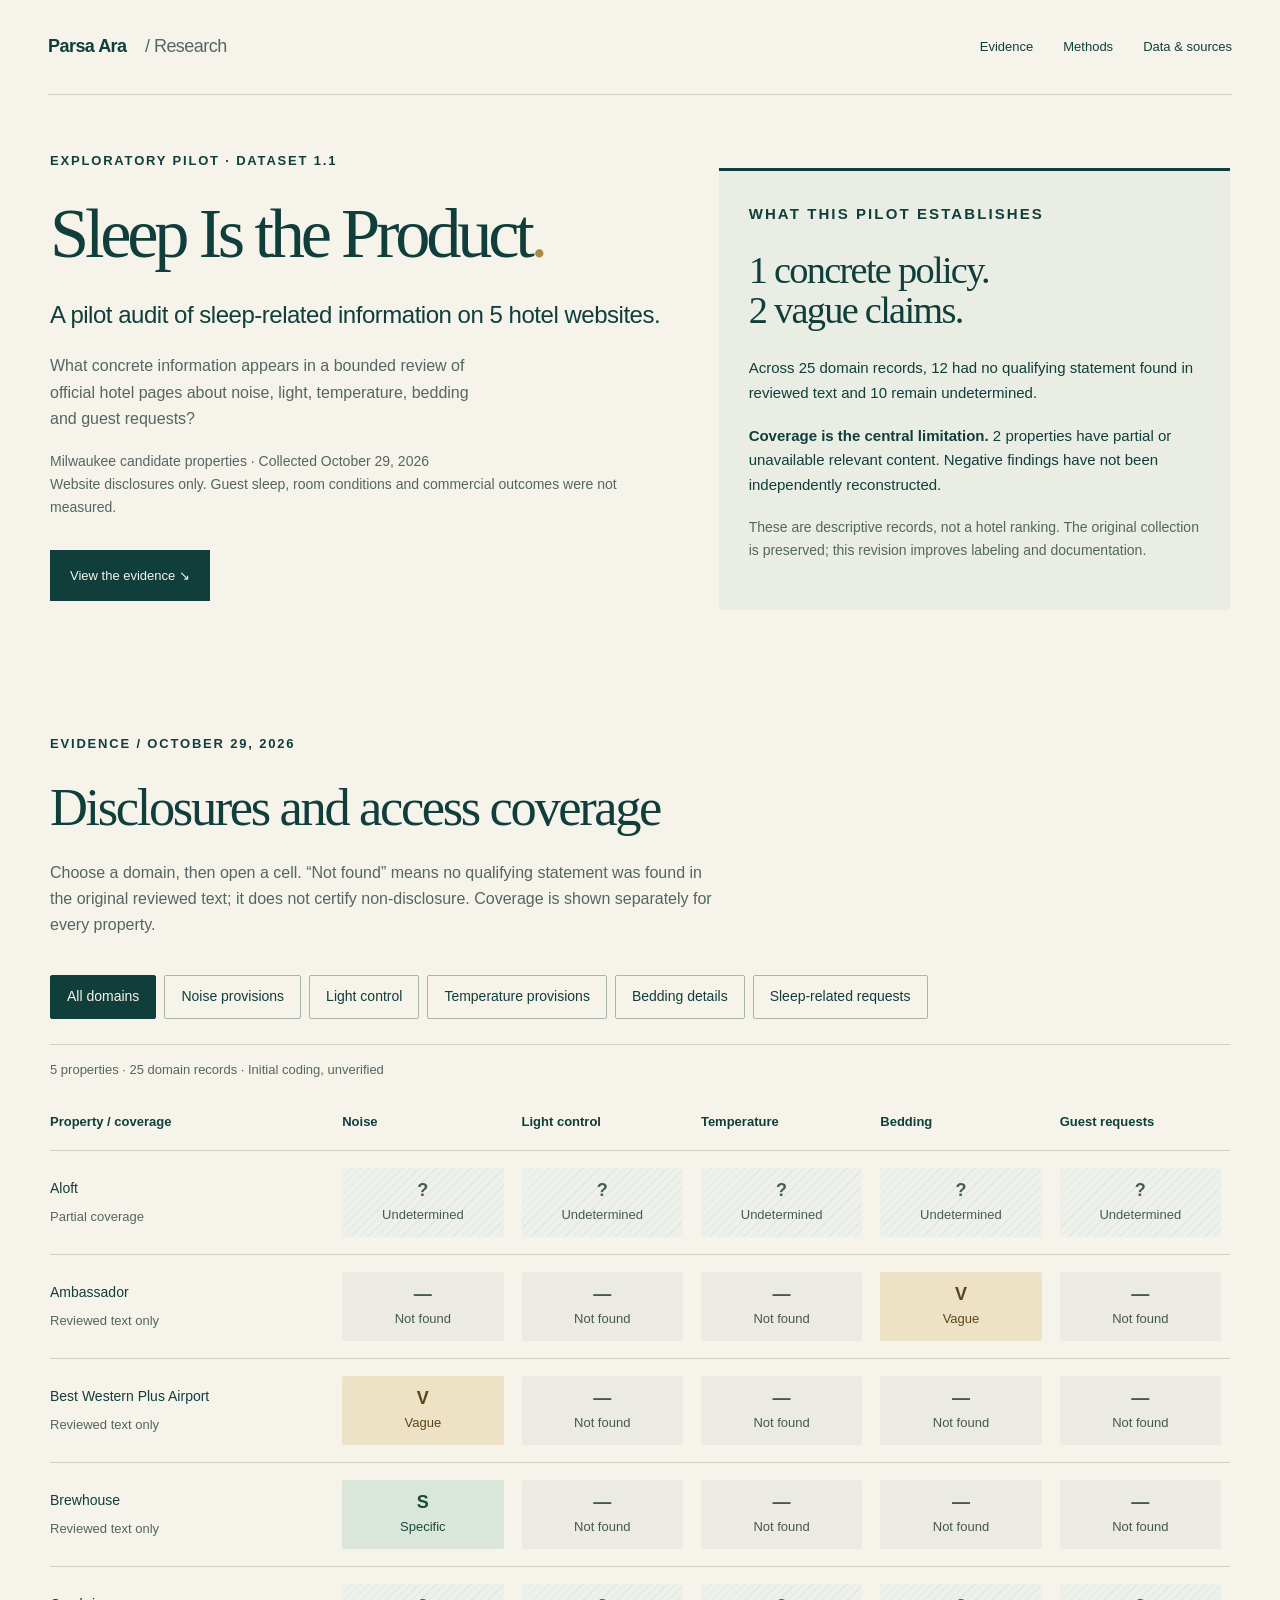
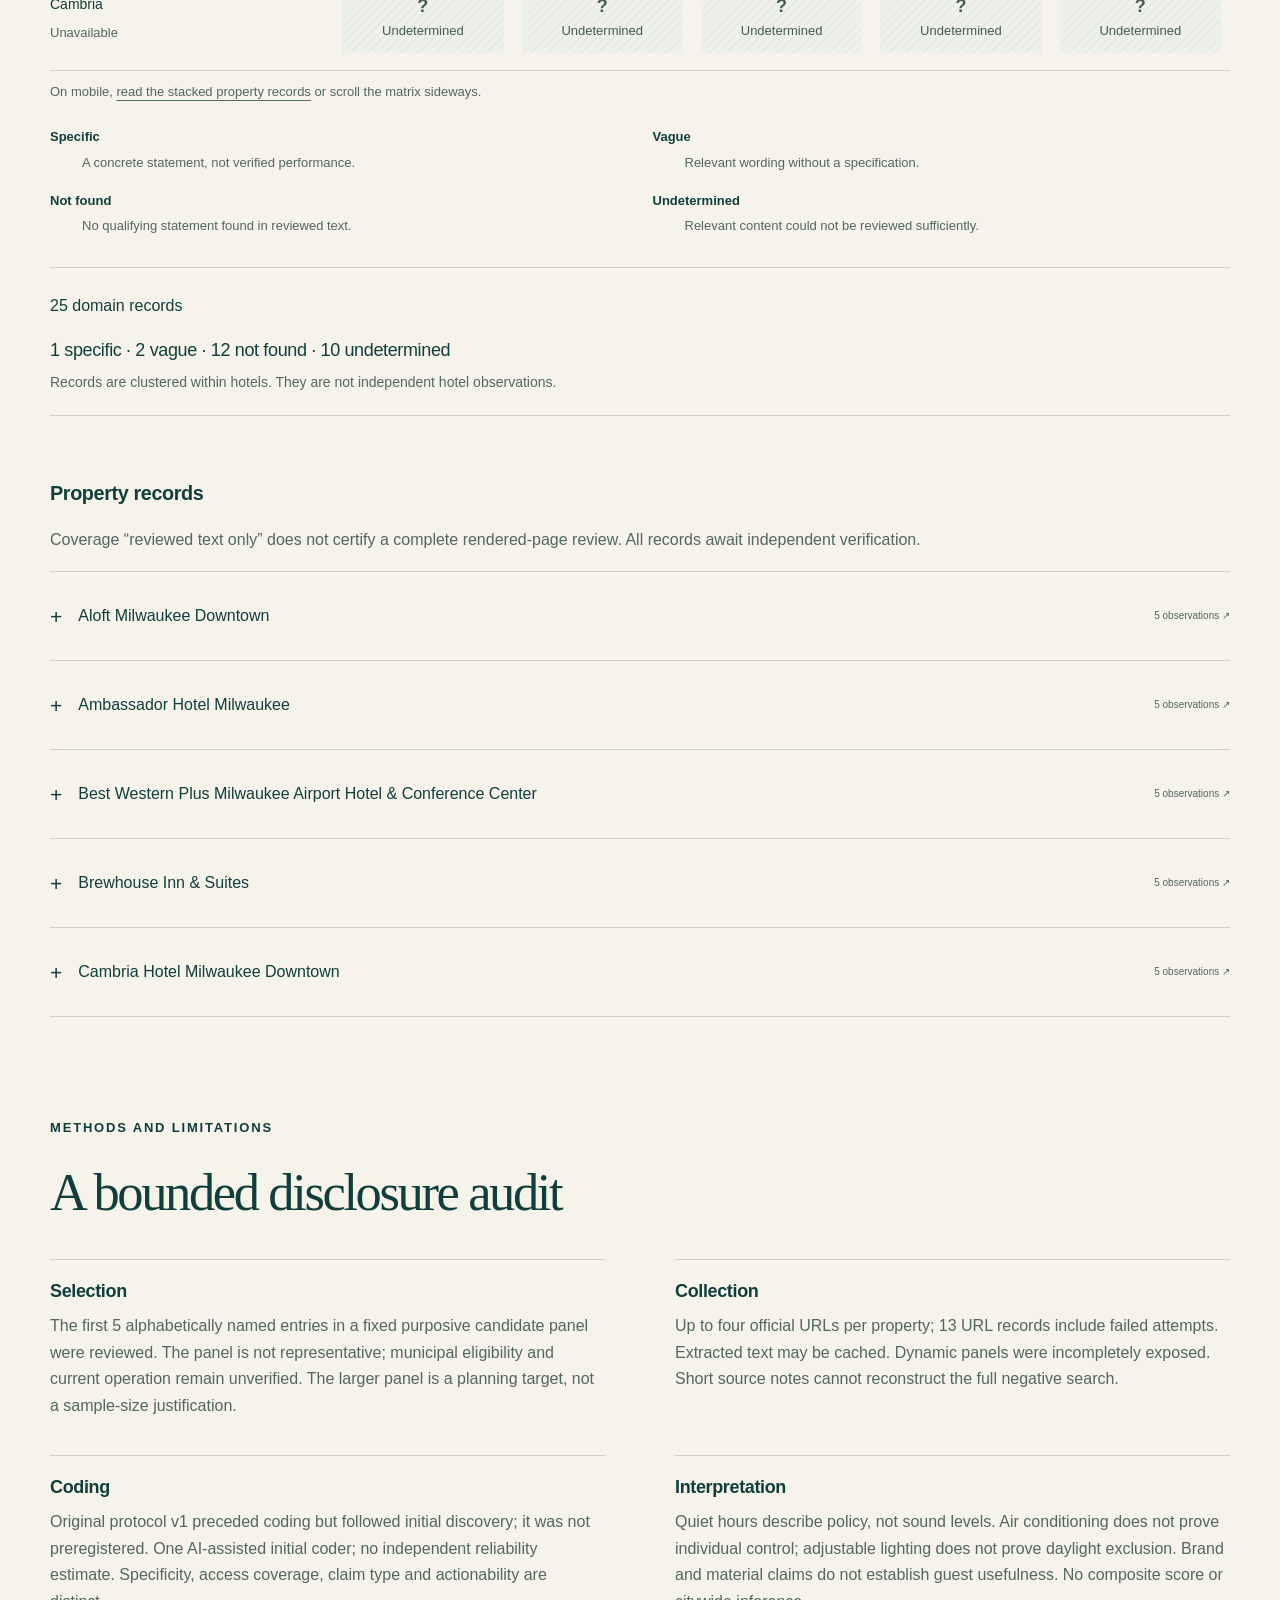
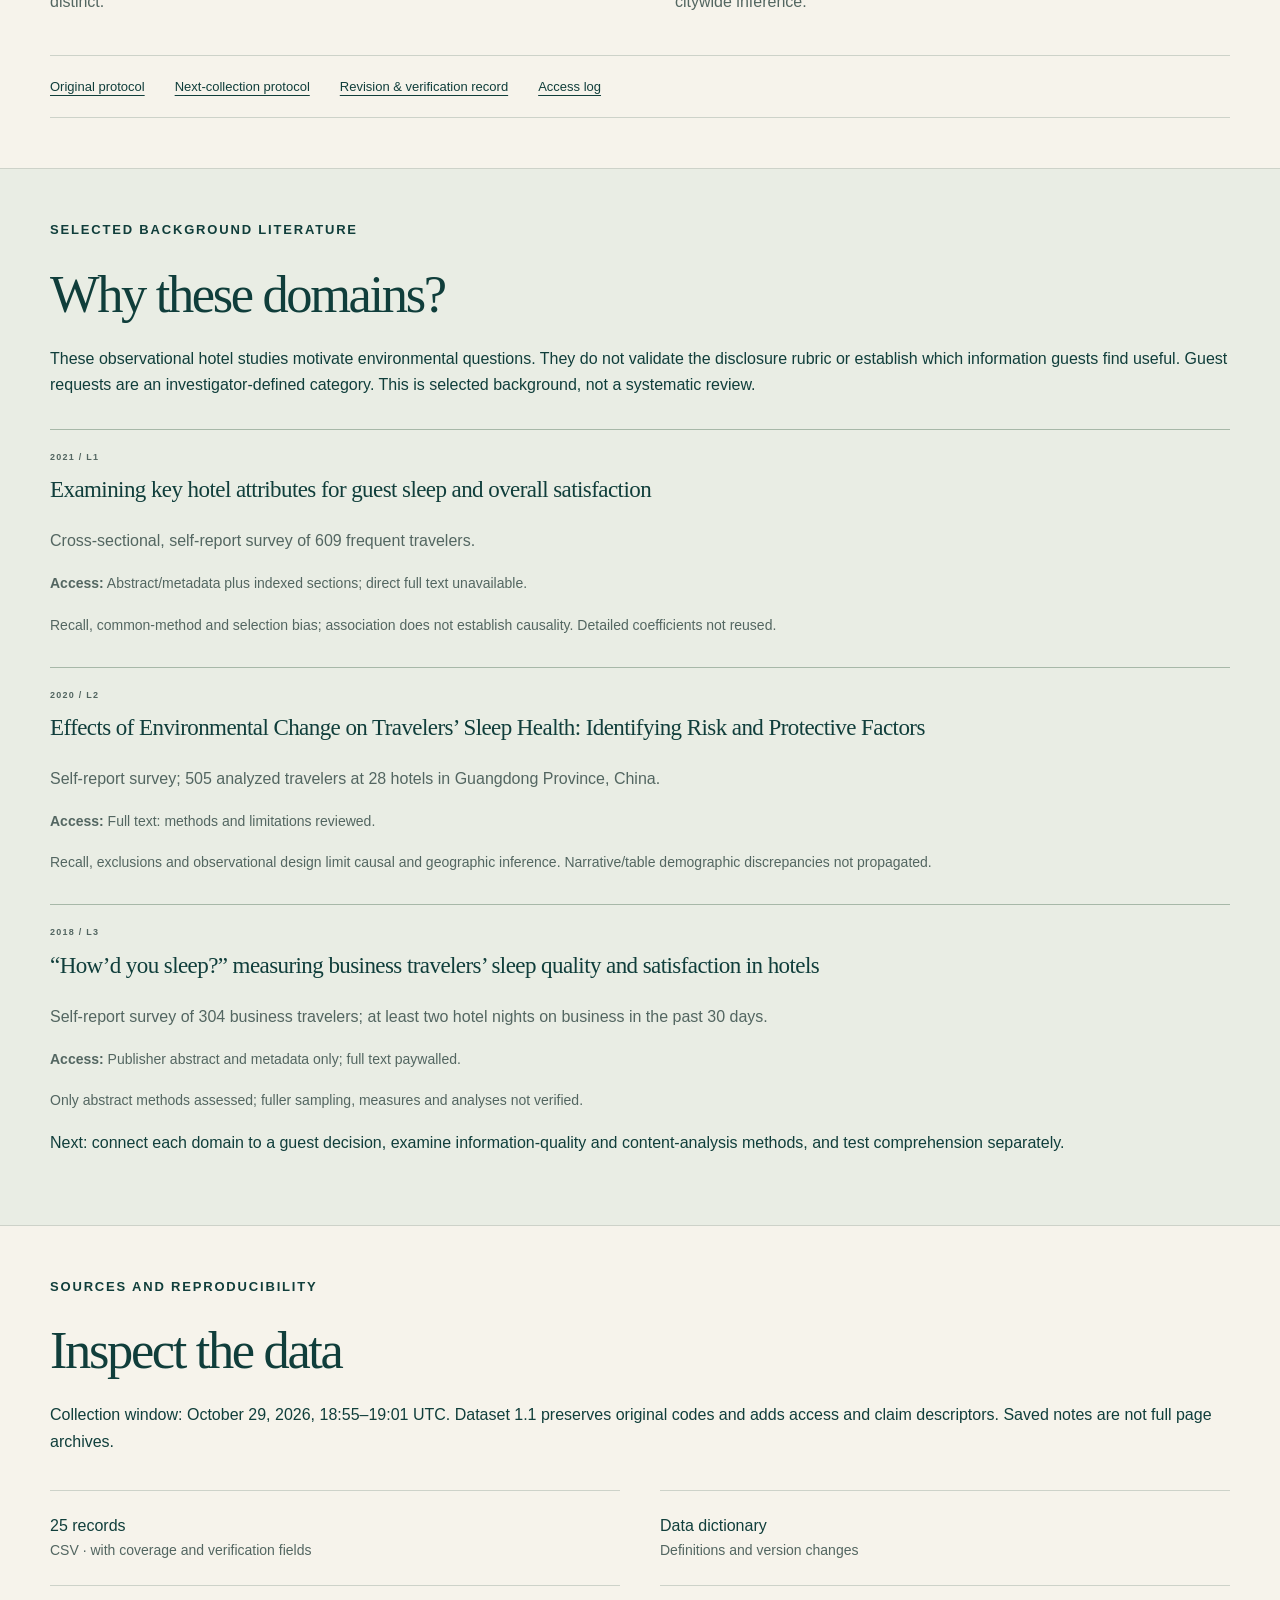
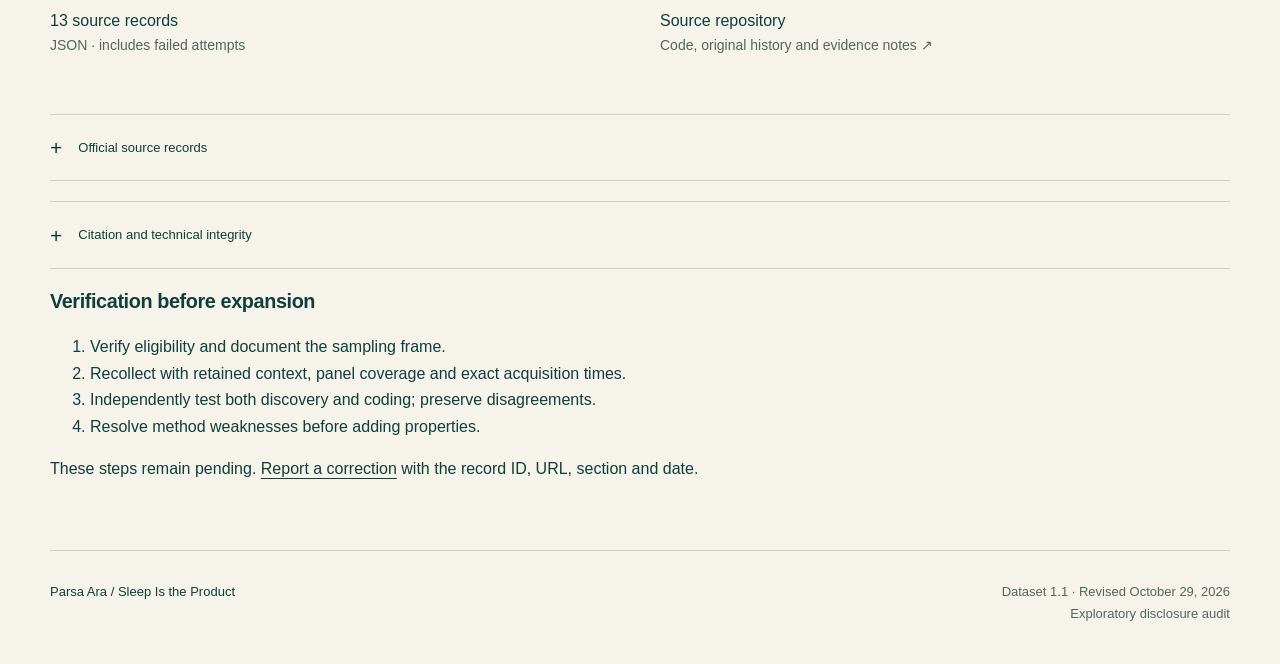
<file: site/index.html>
<!doctype html><html lang="en"><head><meta charset="utf-8"><meta name="viewport" content="width=device-width, initial-scale=1"><title>Sleep Is the Product — disclosure pilot | Parsa Ara</title><meta name="description" content="A source-linked pilot audit of sleep-related disclosures on five Milwaukee hotel websites."><link rel="icon" href="icon.svg"><link rel="stylesheet" href="style.css"><script src="app.js" defer></script></head><body>
<a class="skip" href="#main">Skip to content</a><header class="masthead"><a class="author" href="#">Parsa Ara <span>/ Research</span></a><nav aria-label="Main navigation"><a href="#pilot">Evidence</a><a href="#methods">Methods</a><a href="#sources">Data & sources</a></nav></header><main id="main">
<section class="hero wrap"><div><p class="eyebrow">Exploratory pilot · Dataset 1.1</p><h1>Sleep Is the Product<span class="gold">.</span></h1><p class="deck">A pilot audit of sleep-related information on 5 hotel websites.</p><p class="intro">What concrete information appears in a bounded review of official hotel pages about noise, light, temperature, bedding and guest requests?</p><p class="fine">Milwaukee candidate properties · Collected October 29, 2026<br>Website disclosures only. Guest sleep, room conditions and commercial outcomes were not measured.</p><a class="primary" href="#pilot">View the evidence ↘</a></div><aside class="finding"><p class="eyebrow">What this pilot establishes</p><h2>1 concrete policy.<br>2 vague claims.</h2><p>Across 25 domain records, 12 had no qualifying statement found in reviewed text and 10 remain undetermined.</p><p><strong>Coverage is the central limitation.</strong> 2 properties have partial or unavailable relevant content. Negative findings have not been independently reconstructed.</p><p class="fine">These are descriptive records, not a hotel ranking. The original collection is preserved; this revision improves labeling and documentation.</p></aside></section>
<section id="pilot" class="wrap section"><div class="section-heading"><p class="eyebrow">Evidence / October 29, 2026</p><h2>Disclosures and access coverage</h2><p>Choose a domain, then open a cell. “Not found” means no qualifying statement was found in the original reviewed text; it does not certify non-disclosure. Coverage is shown separately for every property.</p></div>
<div class="question-tabs" role="group" aria-label="Focus a domain"><button data-focus="all" aria-pressed="true">All domains</button><button data-focus="noise" aria-pressed="false">Noise provisions</button><button data-focus="light" aria-pressed="false">Light control</button><button data-focus="temperature" aria-pressed="false">Temperature provisions</button><button data-focus="bedding" aria-pressed="false">Bedding details</button><button data-focus="choice" aria-pressed="false">Sleep-related requests</button></div>
<div class="matrix-shell" tabindex="0" role="region" aria-label="Scrollable disclosure matrix"><table><caption>5 properties · 25 domain records · Initial coding, unverified</caption><thead><tr><th scope="col">Property / coverage</th><th scope="col" data-domain="noise">Noise</th><th scope="col" data-domain="light">Light control</th><th scope="col" data-domain="temperature">Temperature</th><th scope="col" data-domain="bedding">Bedding</th><th scope="col" data-domain="choice">Guest requests</th></tr></thead><tbody><tr><th scope="row"><span>Aloft</span><small>Partial coverage</small></th><td data-domain="noise"><a class="cell not_accessible" href="#evidence-H01-noise" data-observation="H01-noise" aria-label="Aloft: Noise, Undetermined. Read evidence"><span class="symbol" aria-hidden="true">?</span><span>Undetermined</span></a></td><td data-domain="light"><a class="cell not_accessible" href="#evidence-H01-light" data-observation="H01-light" aria-label="Aloft: Light control, Undetermined. Read evidence"><span class="symbol" aria-hidden="true">?</span><span>Undetermined</span></a></td><td data-domain="temperature"><a class="cell not_accessible" href="#evidence-H01-temperature" data-observation="H01-temperature" aria-label="Aloft: Temperature, Undetermined. Read evidence"><span class="symbol" aria-hidden="true">?</span><span>Undetermined</span></a></td><td data-domain="bedding"><a class="cell not_accessible" href="#evidence-H01-bedding" data-observation="H01-bedding" aria-label="Aloft: Bedding, Undetermined. Read evidence"><span class="symbol" aria-hidden="true">?</span><span>Undetermined</span></a></td><td data-domain="choice"><a class="cell not_accessible" href="#evidence-H01-choice" data-observation="H01-choice" aria-label="Aloft: Guest choice, Undetermined. Read evidence"><span class="symbol" aria-hidden="true">?</span><span>Undetermined</span></a></td></tr><tr><th scope="row"><span>Ambassador</span><small>Reviewed text only</small></th><td data-domain="noise"><a class="cell not_stated" href="#evidence-H02-noise" data-observation="H02-noise" aria-label="Ambassador: Noise, Not found. Read evidence"><span class="symbol" aria-hidden="true">—</span><span>Not found</span></a></td><td data-domain="light"><a class="cell not_stated" href="#evidence-H02-light" data-observation="H02-light" aria-label="Ambassador: Light control, Not found. Read evidence"><span class="symbol" aria-hidden="true">—</span><span>Not found</span></a></td><td data-domain="temperature"><a class="cell not_stated" href="#evidence-H02-temperature" data-observation="H02-temperature" aria-label="Ambassador: Temperature, Not found. Read evidence"><span class="symbol" aria-hidden="true">—</span><span>Not found</span></a></td><td data-domain="bedding"><a class="cell vague" href="#evidence-H02-bedding" data-observation="H02-bedding" aria-label="Ambassador: Bedding, Vague. Read evidence"><span class="symbol" aria-hidden="true">V</span><span>Vague</span></a></td><td data-domain="choice"><a class="cell not_stated" href="#evidence-H02-choice" data-observation="H02-choice" aria-label="Ambassador: Guest choice, Not found. Read evidence"><span class="symbol" aria-hidden="true">—</span><span>Not found</span></a></td></tr><tr><th scope="row"><span>Best Western Plus Airport</span><small>Reviewed text only</small></th><td data-domain="noise"><a class="cell vague" href="#evidence-H03-noise" data-observation="H03-noise" aria-label="Best Western Plus Airport: Noise, Vague. Read evidence"><span class="symbol" aria-hidden="true">V</span><span>Vague</span></a></td><td data-domain="light"><a class="cell not_stated" href="#evidence-H03-light" data-observation="H03-light" aria-label="Best Western Plus Airport: Light control, Not found. Read evidence"><span class="symbol" aria-hidden="true">—</span><span>Not found</span></a></td><td data-domain="temperature"><a class="cell not_stated" href="#evidence-H03-temperature" data-observation="H03-temperature" aria-label="Best Western Plus Airport: Temperature, Not found. Read evidence"><span class="symbol" aria-hidden="true">—</span><span>Not found</span></a></td><td data-domain="bedding"><a class="cell not_stated" href="#evidence-H03-bedding" data-observation="H03-bedding" aria-label="Best Western Plus Airport: Bedding, Not found. Read evidence"><span class="symbol" aria-hidden="true">—</span><span>Not found</span></a></td><td data-domain="choice"><a class="cell not_stated" href="#evidence-H03-choice" data-observation="H03-choice" aria-label="Best Western Plus Airport: Guest choice, Not found. Read evidence"><span class="symbol" aria-hidden="true">—</span><span>Not found</span></a></td></tr><tr><th scope="row"><span>Brewhouse</span><small>Reviewed text only</small></th><td data-domain="noise"><a class="cell specific" href="#evidence-H04-noise" data-observation="H04-noise" aria-label="Brewhouse: Noise, Specific. Read evidence"><span class="symbol" aria-hidden="true">S</span><span>Specific</span></a></td><td data-domain="light"><a class="cell not_stated" href="#evidence-H04-light" data-observation="H04-light" aria-label="Brewhouse: Light control, Not found. Read evidence"><span class="symbol" aria-hidden="true">—</span><span>Not found</span></a></td><td data-domain="temperature"><a class="cell not_stated" href="#evidence-H04-temperature" data-observation="H04-temperature" aria-label="Brewhouse: Temperature, Not found. Read evidence"><span class="symbol" aria-hidden="true">—</span><span>Not found</span></a></td><td data-domain="bedding"><a class="cell not_stated" href="#evidence-H04-bedding" data-observation="H04-bedding" aria-label="Brewhouse: Bedding, Not found. Read evidence"><span class="symbol" aria-hidden="true">—</span><span>Not found</span></a></td><td data-domain="choice"><a class="cell not_stated" href="#evidence-H04-choice" data-observation="H04-choice" aria-label="Brewhouse: Guest choice, Not found. Read evidence"><span class="symbol" aria-hidden="true">—</span><span>Not found</span></a></td></tr><tr><th scope="row"><span>Cambria</span><small>Unavailable</small></th><td data-domain="noise"><a class="cell not_accessible" href="#evidence-H05-noise" data-observation="H05-noise" aria-label="Cambria: Noise, Undetermined. Read evidence"><span class="symbol" aria-hidden="true">?</span><span>Undetermined</span></a></td><td data-domain="light"><a class="cell not_accessible" href="#evidence-H05-light" data-observation="H05-light" aria-label="Cambria: Light control, Undetermined. Read evidence"><span class="symbol" aria-hidden="true">?</span><span>Undetermined</span></a></td><td data-domain="temperature"><a class="cell not_accessible" href="#evidence-H05-temperature" data-observation="H05-temperature" aria-label="Cambria: Temperature, Undetermined. Read evidence"><span class="symbol" aria-hidden="true">?</span><span>Undetermined</span></a></td><td data-domain="bedding"><a class="cell not_accessible" href="#evidence-H05-bedding" data-observation="H05-bedding" aria-label="Cambria: Bedding, Undetermined. Read evidence"><span class="symbol" aria-hidden="true">?</span><span>Undetermined</span></a></td><td data-domain="choice"><a class="cell not_accessible" href="#evidence-H05-choice" data-observation="H05-choice" aria-label="Cambria: Guest choice, Undetermined. Read evidence"><span class="symbol" aria-hidden="true">?</span><span>Undetermined</span></a></td></tr></tbody></table></div>
<p class="scroll-hint">On mobile, <a href="#records">read the stacked property records</a> or scroll the matrix sideways.</p><dl class="legend"><div><dt>Specific</dt><dd>A concrete statement, not verified performance.</dd></div><div><dt>Vague</dt><dd>Relevant wording without a specification.</dd></div><div><dt>Not found</dt><dd>No qualifying statement found in reviewed text.</dd></div><div><dt>Undetermined</dt><dd>Relevant content could not be reviewed sufficiently.</dd></div></dl>
<div class="readout" aria-live="polite" aria-atomic="true"><p id="readout-title">25 domain records</p><p id="readout-counts">1 specific · 2 vague · 12 not found · 10 undetermined</p><p class="fine" id="readout-note">Records are clustered within hotels. They are not independent hotel observations.</p></div>
<aside class="inspector" id="inspector" aria-labelledby="inspector-title" tabindex="-1"><div><p class="eyebrow">Evidence detail</p><h3 id="inspector-title">Select a cell</h3><span id="inspector-status"></span></div><div id="inspector-body"><p>Open a matrix cell or use the complete property records below.</p></div></aside>
<div class="records" id="records"><h3>Property records</h3><p>Coverage “reviewed text only” does not certify a complete rendered-page review. All records await independent verification.</p><details class="property-record"><summary>Aloft Milwaukee Downtown<span>5 observations ↗</span></summary><p class="fine">1230 N. Dr. Martin Luther King Jr. Dr., Milwaukee, WI 53212. Official address reviewed; municipal boundary verification pending</p><article class="evidence-entry" id="evidence-H01-noise"><h4>Noise <span class="badge not_accessible">Undetermined</span></h4><p>Room-detail cards and FAQ answers were not available in the extract; the overview alone cannot settle this domain.</p><p class="fine">Partial extraction; do not interpret as a disclosure failure or missing amenity.</p><p class="fine">Coverage: partial · Claim type: no classified claim · Actionability: not evaluated · Independently verified: no</p><p class="source-links"><a href="https://www.marriott.com/en-us/hotels/mkeal-aloft-milwaukee-downtown/overview/">A1 — Aloft — overview</a> · <a href="https://www.marriott.com/en-us/hotels/mkeal-aloft-milwaukee-downtown/rooms/">A2 — Aloft — accommodations</a></p><p class="fine">Scope: Reviewed property pages · Locator: Overview, room descriptions and amenities/FAQ text</p></article><article class="evidence-entry" id="evidence-H01-light"><h4>Light control <span class="badge not_accessible">Undetermined</span></h4><p>Room-detail cards and FAQ answers were not available in the extract; the overview alone cannot settle this domain.</p><p class="fine">Partial extraction; do not interpret as a disclosure failure or missing amenity.</p><p class="fine">Coverage: partial · Claim type: no classified claim · Actionability: not evaluated · Independently verified: no</p><p class="source-links"><a href="https://www.marriott.com/en-us/hotels/mkeal-aloft-milwaukee-downtown/overview/">A1 — Aloft — overview</a> · <a href="https://www.marriott.com/en-us/hotels/mkeal-aloft-milwaukee-downtown/rooms/">A2 — Aloft — accommodations</a></p><p class="fine">Scope: Reviewed property pages · Locator: Overview, room descriptions and amenities/FAQ text</p></article><article class="evidence-entry" id="evidence-H01-temperature"><h4>Temperature <span class="badge not_accessible">Undetermined</span></h4><p>Room-detail cards and FAQ answers were not available in the extract; the overview alone cannot settle this domain.</p><p class="fine">Partial extraction; do not interpret as a disclosure failure or missing amenity.</p><p class="fine">Coverage: partial · Claim type: no classified claim · Actionability: not evaluated · Independently verified: no</p><p class="source-links"><a href="https://www.marriott.com/en-us/hotels/mkeal-aloft-milwaukee-downtown/overview/">A1 — Aloft — overview</a> · <a href="https://www.marriott.com/en-us/hotels/mkeal-aloft-milwaukee-downtown/rooms/">A2 — Aloft — accommodations</a></p><p class="fine">Scope: Reviewed property pages · Locator: Overview, room descriptions and amenities/FAQ text</p></article><article class="evidence-entry" id="evidence-H01-bedding"><h4>Bedding <span class="badge not_accessible">Undetermined</span></h4><p>Room-detail cards and FAQ answers were not available in the extract; the overview alone cannot settle this domain.</p><p class="fine">Partial extraction; do not interpret as a disclosure failure or missing amenity.</p><p class="fine">Coverage: partial · Claim type: no classified claim · Actionability: not evaluated · Independently verified: no</p><p class="source-links"><a href="https://www.marriott.com/en-us/hotels/mkeal-aloft-milwaukee-downtown/overview/">A1 — Aloft — overview</a> · <a href="https://www.marriott.com/en-us/hotels/mkeal-aloft-milwaukee-downtown/rooms/">A2 — Aloft — accommodations</a></p><p class="fine">Scope: Reviewed property pages · Locator: Overview, room descriptions and amenities/FAQ text</p></article><article class="evidence-entry" id="evidence-H01-choice"><h4>Guest choice <span class="badge not_accessible">Undetermined</span></h4><p>Room-detail cards and FAQ answers were not available in the extract; the overview alone cannot settle this domain.</p><p class="fine">Partial extraction; do not interpret as a disclosure failure or missing amenity.</p><p class="fine">Coverage: partial · Claim type: no classified claim · Actionability: not evaluated · Independently verified: no</p><p class="source-links"><a href="https://www.marriott.com/en-us/hotels/mkeal-aloft-milwaukee-downtown/overview/">A1 — Aloft — overview</a> · <a href="https://www.marriott.com/en-us/hotels/mkeal-aloft-milwaukee-downtown/rooms/">A2 — Aloft — accommodations</a></p><p class="fine">Scope: Reviewed property pages · Locator: Overview, room descriptions and amenities/FAQ text</p></article></details><details class="property-record"><summary>Ambassador Hotel Milwaukee<span>5 observations ↗</span></summary><p class="fine">2308 W Wisconsin Ave, Milwaukee, WI 53233. Official address reviewed; municipal boundary verification pending</p><article class="evidence-entry" id="evidence-H02-noise"><h4>Noise <span class="badge not_stated">Not found</span></h4><p>No qualifying noise statement in the reviewed accessible text.</p><p class="fine">Bounded page review; no inference that a feature is absent.</p><p class="fine">Coverage: reviewed text only · Claim type: no classified claim · Actionability: not evaluated · Independently verified: no</p><p class="source-links"><a href="https://ambassadormilwaukee.com/">M1 — Ambassador — home</a> · <a href="https://ambassadormilwaukee.com/guest-room-photos">M2 — Ambassador — guest rooms</a> · <a href="https://ambassadormilwaukee.com/amenities-and-faqs">M3 — Ambassador — amenities and FAQs</a></p><p class="fine">Scope: Reviewed property pages · Locator: Overview, room descriptions and amenities/FAQ text</p></article><article class="evidence-entry" id="evidence-H02-light"><h4>Light control <span class="badge not_stated">Not found</span></h4><p>No qualifying light statement in the reviewed accessible text.</p><p class="fine">Bounded page review; no inference that a feature is absent.</p><p class="fine">Coverage: reviewed text only · Claim type: no classified claim · Actionability: not evaluated · Independently verified: no</p><p class="source-links"><a href="https://ambassadormilwaukee.com/">M1 — Ambassador — home</a> · <a href="https://ambassadormilwaukee.com/guest-room-photos">M2 — Ambassador — guest rooms</a> · <a href="https://ambassadormilwaukee.com/amenities-and-faqs">M3 — Ambassador — amenities and FAQs</a></p><p class="fine">Scope: Reviewed property pages · Locator: Overview, room descriptions and amenities/FAQ text</p></article><article class="evidence-entry" id="evidence-H02-temperature"><h4>Temperature <span class="badge not_stated">Not found</span></h4><p>No qualifying temperature statement in the reviewed accessible text.</p><p class="fine">Bounded page review; no inference that a feature is absent.</p><p class="fine">Coverage: reviewed text only · Claim type: no classified claim · Actionability: not evaluated · Independently verified: no</p><p class="source-links"><a href="https://ambassadormilwaukee.com/">M1 — Ambassador — home</a> · <a href="https://ambassadormilwaukee.com/guest-room-photos">M2 — Ambassador — guest rooms</a> · <a href="https://ambassadormilwaukee.com/amenities-and-faqs">M3 — Ambassador — amenities and FAQs</a></p><p class="fine">Scope: Reviewed property pages · Locator: Overview, room descriptions and amenities/FAQ text</p></article><article class="evidence-entry" id="evidence-H02-bedding"><h4>Bedding <span class="badge vague">Vague</span></h4><blockquote>Luxury Linens</blockquote><p>A quality adjective without a material, construction, brand or other specification.</p><p class="fine">Bounded page review; no inference that a feature is absent.</p><p class="fine">Coverage: reviewed text only · Claim type: quality adjective · Actionability: not evaluated · Independently verified: no</p><p class="source-links"><a href="https://ambassadormilwaukee.com/amenities-and-faqs">M3 — Ambassador — amenities and FAQs</a></p><p class="fine">Scope: Reviewed property pages · Locator: Amenities list</p></article><article class="evidence-entry" id="evidence-H02-choice"><h4>Guest choice <span class="badge not_stated">Not found</span></h4><p>No qualifying choice statement in the reviewed accessible text.</p><p class="fine">Bounded page review; no inference that a feature is absent.</p><p class="fine">Coverage: reviewed text only · Claim type: no classified claim · Actionability: not evaluated · Independently verified: no</p><p class="source-links"><a href="https://ambassadormilwaukee.com/">M1 — Ambassador — home</a> · <a href="https://ambassadormilwaukee.com/guest-room-photos">M2 — Ambassador — guest rooms</a> · <a href="https://ambassadormilwaukee.com/amenities-and-faqs">M3 — Ambassador — amenities and FAQs</a></p><p class="fine">Scope: Reviewed property pages · Locator: Overview, room descriptions and amenities/FAQ text</p></article></details><details class="property-record"><summary>Best Western Plus Milwaukee Airport Hotel &amp; Conference Center<span>5 observations ↗</span></summary><p class="fine">5105 S Howell Avenue, Milwaukee, WI 53207. Official address reviewed; municipal boundary verification pending</p><article class="evidence-entry" id="evidence-H03-noise"><h4>Noise <span class="badge vague">Vague</span></h4><blockquote>Enjoy quiet moments and restful nights in a thoughtfully designed Guest room.</blockquote><p>Explicit quiet/rest promise without an acoustic feature, placement option or timed policy.</p><p class="fine">Room-page extract contains cached/default dates; no rate or availability claim is used.</p><p class="fine">Coverage: reviewed text only · Claim type: promotional claim · Actionability: not evaluated · Independently verified: no</p><p class="source-links"><a href="https://www.bestwestern.com/en_US/book/milwaukee/hotel-rooms/best-western-plus-milwaukee-airport-hotel-conference-center/propertyCode.50056.html">W2 — Best Western — rooms and rates</a></p><p class="fine">Scope: Reviewed property pages · Locator: Guest Rooms &amp; Rates; repeated room-image caption</p></article><article class="evidence-entry" id="evidence-H03-light"><h4>Light control <span class="badge not_stated">Not found</span></h4><p>No qualifying light statement in the reviewed accessible text.</p><p class="fine">Bounded page review; no inference that a feature is absent.</p><p class="fine">Coverage: reviewed text only · Claim type: no classified claim · Actionability: not evaluated · Independently verified: no</p><p class="source-links"><a href="https://www.bestwestern.com/content/best-western/en_US/booking-path/hotel-details.50056.html">W1 — Best Western — hotel overview</a> · <a href="https://www.bestwestern.com/en_US/book/milwaukee/hotel-rooms/best-western-plus-milwaukee-airport-hotel-conference-center/propertyCode.50056.html">W2 — Best Western — rooms and rates</a></p><p class="fine">Scope: Reviewed property pages · Locator: Overview, room descriptions and amenities/FAQ text</p></article><article class="evidence-entry" id="evidence-H03-temperature"><h4>Temperature <span class="badge not_stated">Not found</span></h4><p>No qualifying temperature statement in the reviewed accessible text.</p><p class="fine">Bounded page review; no inference that a feature is absent.</p><p class="fine">Coverage: reviewed text only · Claim type: no classified claim · Actionability: not evaluated · Independently verified: no</p><p class="source-links"><a href="https://www.bestwestern.com/content/best-western/en_US/booking-path/hotel-details.50056.html">W1 — Best Western — hotel overview</a> · <a href="https://www.bestwestern.com/en_US/book/milwaukee/hotel-rooms/best-western-plus-milwaukee-airport-hotel-conference-center/propertyCode.50056.html">W2 — Best Western — rooms and rates</a></p><p class="fine">Scope: Reviewed property pages · Locator: Overview, room descriptions and amenities/FAQ text</p></article><article class="evidence-entry" id="evidence-H03-bedding"><h4>Bedding <span class="badge not_stated">Not found</span></h4><p>No qualifying bedding statement in the reviewed accessible text.</p><p class="fine">Bounded page review; no inference that a feature is absent.</p><p class="fine">Coverage: reviewed text only · Claim type: no classified claim · Actionability: not evaluated · Independently verified: no</p><p class="source-links"><a href="https://www.bestwestern.com/content/best-western/en_US/booking-path/hotel-details.50056.html">W1 — Best Western — hotel overview</a> · <a href="https://www.bestwestern.com/en_US/book/milwaukee/hotel-rooms/best-western-plus-milwaukee-airport-hotel-conference-center/propertyCode.50056.html">W2 — Best Western — rooms and rates</a></p><p class="fine">Scope: Reviewed property pages · Locator: Overview, room descriptions and amenities/FAQ text</p></article><article class="evidence-entry" id="evidence-H03-choice"><h4>Guest choice <span class="badge not_stated">Not found</span></h4><p>Bed-size inventories and non-smoking status alone do not meet the sleep-specific choice rule.</p><p class="fine">Bounded page review; no inference that a feature is absent.</p><p class="fine">Coverage: reviewed text only · Claim type: no classified claim · Actionability: not evaluated · Independently verified: no</p><p class="source-links"><a href="https://www.bestwestern.com/content/best-western/en_US/booking-path/hotel-details.50056.html">W1 — Best Western — hotel overview</a> · <a href="https://www.bestwestern.com/en_US/book/milwaukee/hotel-rooms/best-western-plus-milwaukee-airport-hotel-conference-center/propertyCode.50056.html">W2 — Best Western — rooms and rates</a></p><p class="fine">Scope: Reviewed property pages · Locator: Overview, room descriptions and amenities/FAQ text</p></article></details><details class="property-record"><summary>Brewhouse Inn &amp; Suites<span>5 observations ↗</span></summary><p class="fine">1215 N 10th Street, Milwaukee, WI 53205. Official address reviewed; municipal boundary verification pending</p><article class="evidence-entry" id="evidence-H04-noise"><h4>Noise <span class="badge specific">Specific</span></h4><blockquote>Quiet hours are from 10:00pm–6:00am daily.</blockquote><p>A timed noise-management policy is specific. It does not establish actual sound levels or enforcement.</p><p class="fine">Hotel claim only; no room testing or enforcement observation.</p><p class="fine">Coverage: reviewed text only · Claim type: timed policy · Actionability: not evaluated · Independently verified: no</p><p class="source-links"><a href="https://brewhousesuites.com/faq">B2 — Brewhouse — FAQs</a></p><p class="fine">Scope: Property-wide stated policy · Locator: Does the hotel lock its doors at night?</p></article><article class="evidence-entry" id="evidence-H04-light"><h4>Light control <span class="badge not_stated">Not found</span></h4><p>Window size and loft brightness are described, but no light-control feature is stated.</p><p class="fine">Bounded page review; no inference that a feature is absent.</p><p class="fine">Coverage: reviewed text only · Claim type: no classified claim · Actionability: not evaluated · Independently verified: no</p><p class="source-links"><a href="https://brewhousesuites.com/stay">B1 — Brewhouse — accommodations</a> · <a href="https://brewhousesuites.com/faq">B2 — Brewhouse — FAQs</a></p><p class="fine">Scope: Reviewed property pages · Locator: Overview, room descriptions and amenities/FAQ text</p></article><article class="evidence-entry" id="evidence-H04-temperature"><h4>Temperature <span class="badge not_stated">Not found</span></h4><p>No qualifying temperature statement in the reviewed accessible text.</p><p class="fine">Bounded page review; no inference that a feature is absent.</p><p class="fine">Coverage: reviewed text only · Claim type: no classified claim · Actionability: not evaluated · Independently verified: no</p><p class="source-links"><a href="https://brewhousesuites.com/stay">B1 — Brewhouse — accommodations</a> · <a href="https://brewhousesuites.com/faq">B2 — Brewhouse — FAQs</a></p><p class="fine">Scope: Reviewed property pages · Locator: Overview, room descriptions and amenities/FAQ text</p></article><article class="evidence-entry" id="evidence-H04-bedding"><h4>Bedding <span class="badge not_stated">Not found</span></h4><p>The page lists bed sizes and arrangements, which do not meet the predeclared bedding-specificity rule.</p><p class="fine">Bounded page review; no inference that a feature is absent.</p><p class="fine">Coverage: reviewed text only · Claim type: no classified claim · Actionability: not evaluated · Independently verified: no</p><p class="source-links"><a href="https://brewhousesuites.com/stay">B1 — Brewhouse — accommodations</a> · <a href="https://brewhousesuites.com/faq">B2 — Brewhouse — FAQs</a></p><p class="fine">Scope: Reviewed property pages · Locator: Overview, room descriptions and amenities/FAQ text</p></article><article class="evidence-entry" id="evidence-H04-choice"><h4>Guest choice <span class="badge not_stated">Not found</span></h4><p>Room-size choices and on-request massage fall outside the predeclared sleep-equipment/placement choice domain.</p><p class="fine">Bounded page review; no inference that a feature is absent.</p><p class="fine">Coverage: reviewed text only · Claim type: no classified claim · Actionability: not evaluated · Independently verified: no</p><p class="source-links"><a href="https://brewhousesuites.com/stay">B1 — Brewhouse — accommodations</a> · <a href="https://brewhousesuites.com/faq">B2 — Brewhouse — FAQs</a></p><p class="fine">Scope: Reviewed property pages · Locator: Overview, room descriptions and amenities/FAQ text</p></article></details><details class="property-record"><summary>Cambria Hotel Milwaukee Downtown<span>5 observations ↗</span></summary><p class="fine">503 N Plankinton Ave, Milwaukee, WI 53203. Address in indexed official text only; live verification and municipal boundary check pending</p><article class="evidence-entry" id="evidence-H05-noise"><h4>Noise <span class="badge not_accessible">Undetermined</span></h4><p>Official page retrieval failed. Search-index text is a lead, not eligible coding evidence.</p><p class="fine">TLS/access failure in this research environment; no negative or positive inference.</p><p class="fine">Coverage: unavailable · Claim type: no classified claim · Actionability: not evaluated · Independently verified: no</p><p class="source-links"><a href="https://www.cambriahotelmke.com/">C1 — Cambria — home</a> · <a href="https://www.cambriahotelmke.com/rooms">C2 — Cambria — guessed rooms path</a> · <a href="https://www.cambriahotelmke.com/downtown-milwaukee-hotel-rooms">C3 — Cambria — guest rooms</a> · <a href="https://www.cambriahotelmke.com/downtown-milwaukee-hotel">C4 — Cambria — hotel amenities</a></p><p class="fine">Scope: Reviewed property pages · Locator: Overview, room descriptions and amenities/FAQ text</p></article><article class="evidence-entry" id="evidence-H05-light"><h4>Light control <span class="badge not_accessible">Undetermined</span></h4><p>Official page retrieval failed. Search-index text is a lead, not eligible coding evidence.</p><p class="fine">TLS/access failure in this research environment; no negative or positive inference.</p><p class="fine">Coverage: unavailable · Claim type: no classified claim · Actionability: not evaluated · Independently verified: no</p><p class="source-links"><a href="https://www.cambriahotelmke.com/">C1 — Cambria — home</a> · <a href="https://www.cambriahotelmke.com/rooms">C2 — Cambria — guessed rooms path</a> · <a href="https://www.cambriahotelmke.com/downtown-milwaukee-hotel-rooms">C3 — Cambria — guest rooms</a> · <a href="https://www.cambriahotelmke.com/downtown-milwaukee-hotel">C4 — Cambria — hotel amenities</a></p><p class="fine">Scope: Reviewed property pages · Locator: Overview, room descriptions and amenities/FAQ text</p></article><article class="evidence-entry" id="evidence-H05-temperature"><h4>Temperature <span class="badge not_accessible">Undetermined</span></h4><p>Official page retrieval failed. Search-index text is a lead, not eligible coding evidence.</p><p class="fine">TLS/access failure in this research environment; no negative or positive inference.</p><p class="fine">Coverage: unavailable · Claim type: no classified claim · Actionability: not evaluated · Independently verified: no</p><p class="source-links"><a href="https://www.cambriahotelmke.com/">C1 — Cambria — home</a> · <a href="https://www.cambriahotelmke.com/rooms">C2 — Cambria — guessed rooms path</a> · <a href="https://www.cambriahotelmke.com/downtown-milwaukee-hotel-rooms">C3 — Cambria — guest rooms</a> · <a href="https://www.cambriahotelmke.com/downtown-milwaukee-hotel">C4 — Cambria — hotel amenities</a></p><p class="fine">Scope: Reviewed property pages · Locator: Overview, room descriptions and amenities/FAQ text</p></article><article class="evidence-entry" id="evidence-H05-bedding"><h4>Bedding <span class="badge not_accessible">Undetermined</span></h4><p>Official page retrieval failed. Search-index text is a lead, not eligible coding evidence.</p><p class="fine">TLS/access failure in this research environment; no negative or positive inference.</p><p class="fine">Coverage: unavailable · Claim type: no classified claim · Actionability: not evaluated · Independently verified: no</p><p class="source-links"><a href="https://www.cambriahotelmke.com/">C1 — Cambria — home</a> · <a href="https://www.cambriahotelmke.com/rooms">C2 — Cambria — guessed rooms path</a> · <a href="https://www.cambriahotelmke.com/downtown-milwaukee-hotel-rooms">C3 — Cambria — guest rooms</a> · <a href="https://www.cambriahotelmke.com/downtown-milwaukee-hotel">C4 — Cambria — hotel amenities</a></p><p class="fine">Scope: Reviewed property pages · Locator: Overview, room descriptions and amenities/FAQ text</p></article><article class="evidence-entry" id="evidence-H05-choice"><h4>Guest choice <span class="badge not_accessible">Undetermined</span></h4><p>Official page retrieval failed. Search-index text is a lead, not eligible coding evidence.</p><p class="fine">TLS/access failure in this research environment; no negative or positive inference.</p><p class="fine">Coverage: unavailable · Claim type: no classified claim · Actionability: not evaluated · Independently verified: no</p><p class="source-links"><a href="https://www.cambriahotelmke.com/">C1 — Cambria — home</a> · <a href="https://www.cambriahotelmke.com/rooms">C2 — Cambria — guessed rooms path</a> · <a href="https://www.cambriahotelmke.com/downtown-milwaukee-hotel-rooms">C3 — Cambria — guest rooms</a> · <a href="https://www.cambriahotelmke.com/downtown-milwaukee-hotel">C4 — Cambria — hotel amenities</a></p><p class="fine">Scope: Reviewed property pages · Locator: Overview, room descriptions and amenities/FAQ text</p></article></details></div></section>
<section id="methods" class="wrap section"><div class="section-heading"><p class="eyebrow">Methods and limitations</p><h2>A bounded disclosure audit</h2></div><div class="method-grid"><article><h3>Selection</h3><p>The first 5 alphabetically named entries in a fixed purposive candidate panel were reviewed. The panel is not representative; municipal eligibility and current operation remain unverified. The larger panel is a planning target, not a sample-size justification.</p></article><article><h3>Collection</h3><p>Up to four official URLs per property; 13 URL records include failed attempts. Extracted text may be cached. Dynamic panels were incompletely exposed. Short source notes cannot reconstruct the full negative search.</p></article><article><h3>Coding</h3><p>Original protocol v1 preceded coding but followed initial discovery; it was not preregistered. One AI-assisted initial coder; no independent reliability estimate. Specificity, access coverage, claim type and actionability are distinct.</p></article><article><h3>Interpretation</h3><p>Quiet hours describe policy, not sound levels. Air conditioning does not prove individual control; adjustable lighting does not prove daylight exclusion. Brand and material claims do not establish guest usefulness. No composite score or citywide inference.</p></article></div><div class="method-links"><a href="downloads/protocol.md">Original protocol</a><a href="downloads/protocol-v2.md">Next-collection protocol</a><a href="downloads/revision-and-verification.md">Revision & verification record</a><a href="downloads/access-log.md">Access log</a></div></section>
<section class="literature-section"><div class="wrap section"><p class="eyebrow">Selected background literature</p><h2>Why these domains?</h2><p>These observational hotel studies motivate environmental questions. They do not validate the disclosure rubric or establish which information guests find useful. Guest requests are an investigator-defined category. This is selected background, not a systematic review.</p><article class="paper"><p class="eyebrow">2021 / L1</p><h3><a href="https://pubmed.ncbi.nlm.nih.gov/37113273/">Examining key hotel attributes for guest sleep and overall satisfaction</a></h3><p>Cross-sectional, self-report survey of 609 frequent travelers.</p><p class="fine"><strong>Access:</strong> Abstract/metadata plus indexed sections; direct full text unavailable.</p><p class="fine">Recall, common-method and selection bias; association does not establish causality. Detailed coefficients not reused.</p></article><article class="paper"><p class="eyebrow">2020 / L2</p><h3><a href="https://www.frontiersin.org/journals/psychology/articles/10.3389/fpsyg.2020.00724/full">Effects of Environmental Change on Travelers’ Sleep Health: Identifying Risk and Protective Factors</a></h3><p>Self-report survey; 505 analyzed travelers at 28 hotels in Guangdong Province, China.</p><p class="fine"><strong>Access:</strong> Full text: methods and limitations reviewed.</p><p class="fine">Recall, exclusions and observational design limit causal and geographic inference. Narrative/table demographic discrepancies not propagated.</p></article><article class="paper"><p class="eyebrow">2018 / L3</p><h3><a href="https://www.emerald.com/jhti/article-abstract/1/3/188/208036/How-d-you-sleep-measuring-business-travelers-sleep?redirectedFrom=PDF">“How’d you sleep?” measuring business travelers’ sleep quality and satisfaction in hotels</a></h3><p>Self-report survey of 304 business travelers; at least two hotel nights on business in the past 30 days.</p><p class="fine"><strong>Access:</strong> Publisher abstract and metadata only; full text paywalled.</p><p class="fine">Only abstract methods assessed; fuller sampling, measures and analyses not verified.</p></article><p>Next: connect each domain to a guest decision, examine information-quality and content-analysis methods, and test comprehension separately.</p></div></section>
<section id="sources" class="wrap section"><p class="eyebrow">Sources and reproducibility</p><h2>Inspect the data</h2><p>Collection window: October 29, 2026, 18:55–19:01 UTC. Dataset 1.1 preserves original codes and adds access and claim descriptors. Saved notes are not full page archives.</p><div class="downloads"><a href="downloads/observations.csv" download><strong>25 records</strong><span>CSV · with coverage and verification fields</span></a><a href="downloads/data-dictionary.md"><strong>Data dictionary</strong><span>Definitions and version changes</span></a><a href="downloads/sources.json"><strong>13 source records</strong><span>JSON · includes failed attempts</span></a><a href="https://github.com/parsaara01-stack/sleep-is-the-product"><strong>Source repository</strong><span>Code, original history and evidence notes ↗</span></a></div><details class="source-details"><summary>Official source records</summary><ol class="source-list"><li><a href="https://www.marriott.com/en-us/hotels/mkeal-aloft-milwaukee-downtown/overview/">A1 — Aloft — overview</a><span>page text partial</span><p>Overview readable; property/room detail cards not fully populated. No guest reviews used.</p></li><li><a href="https://www.marriott.com/en-us/hotels/mkeal-aloft-milwaukee-downtown/rooms/">A2 — Aloft — accommodations</a><span>page text partial</span><p>Room detail cards missing; FAQ answers rendered as dashes. No booking dates entered.</p></li><li><a href="https://ambassadormilwaukee.com/">M1 — Ambassador — home</a><span>page text</span><p>Overview readable; personalized service is generic, not a sleep request mechanism.</p></li><li><a href="https://ambassadormilwaukee.com/guest-room-photos">M2 — Ambassador — guest rooms</a><span>page text</span><p>Room descriptions and amenities readable. Photos not used as evidence.</p></li><li><a href="https://ambassadormilwaukee.com/amenities-and-faqs">M3 — Ambassador — amenities and FAQs</a><span>page text</span><p>Amenities/FAQ text readable.</p></li><li><a href="https://www.bestwestern.com/content/best-western/en_US/booking-path/hotel-details.50056.html">W1 — Best Western — hotel overview</a><span>page text partial</span><p>Overview readable; amenity headings unpopulated. Supplemented with W2.</p></li><li><a href="https://www.bestwestern.com/en_US/book/milwaukee/hotel-rooms/best-western-plus-milwaukee-airport-hotel-conference-center/propertyCode.50056.html">W2 — Best Western — rooms and rates</a><span>page text</span><p>Room-specific amenity lists readable. Extract carried default/cached October 5–6 dates; prices and availability excluded.</p></li><li><a href="https://brewhousesuites.com/stay">B1 — Brewhouse — accommodations</a><span>page text</span><p>Room inventory and in-room amenities readable; no photo inference.</p></li><li><a href="https://brewhousesuites.com/faq">B2 — Brewhouse — FAQs</a><span>page text</span><p>Quiet-hours claim readable. Policy not independently verified.</p></li><li><a href="https://www.cambriahotelmke.com/">C1 — Cambria — home</a><span>unavailable index lead</span><p>Direct open timed out. Search index exposed text; not coded.</p></li><li><a href="https://www.cambriahotelmke.com/rooms">C2 — Cambria — guessed rooms path</a><span>unavailable</span><p>Guessed path inaccessible; correct rooms URL subsequently discovered.</p></li><li><a href="https://www.cambriahotelmke.com/downtown-milwaukee-hotel-rooms">C3 — Cambria — guest rooms</a><span>unavailable index lead</span><p>Direct fetch 502. Browser failed ERR_SSL_VERSION_OR_CIPHER_MISMATCH; Python TLS handshake failed. Indexed text not coded.</p></li><li><a href="https://www.cambriahotelmke.com/downtown-milwaukee-hotel">C4 — Cambria — hotel amenities</a><span>unavailable index lead</span><p>Direct open timed out. Indexed text not coded.</p></li></ol></details><details class="source-details"><summary>Citation and technical integrity</summary><p>Ara, Parsa. (2026). Sleep Is the Product: Five-hotel disclosure pilot. Dataset v1.1. https://parsaara01-stack.github.io/sleep-is-the-product/</p><p>Hashes verify saved files, not completeness or truth. <a href="downloads/checksums.sha256">Download checksums</a> · <a href="downloads/literature.json">Literature details</a> · <a href="downloads/candidate-panel.csv">Candidate panel</a></p></details><h3>Verification before expansion</h3><ol><li>Verify eligibility and document the sampling frame.</li><li>Recollect with retained context, panel coverage and exact acquisition times.</li><li>Independently test both discovery and coding; preserve disagreements.</li><li>Resolve method weaknesses before adding properties.</li></ol><p>These steps remain pending. <a href="https://github.com/parsaara01-stack/sleep-is-the-product/issues">Report a correction</a> with the record ID, URL, section and date.</p></section></main><footer class="wrap"><p>Parsa Ara / Sleep Is the Product</p><p>Dataset 1.1 · Revised October 29, 2026<br>Exploratory disclosure audit</p></footer></body></html>
</file>
<file: site/style.css>
:root{--ink:#103e3b;--paper:#f6f3eb;--gold:#ae8740;--muted:#536661;--line:#cdd2c9;--white:#fdfbf6;--font:Inter,-apple-system,BlinkMacSystemFont,'Segoe UI',sans-serif}*{box-sizing:border-box}html{scroll-behavior:smooth;scroll-padding-top:30px}body{margin:0;background:var(--paper);color:var(--ink);font:16px/1.65 var(--font);-webkit-font-smoothing:antialiased}a{color:inherit;text-underline-offset:4px;text-decoration-thickness:1px}a:hover{text-decoration-thickness:2px}button,a{-webkit-tap-highlight-color:transparent}button{font:inherit;color:inherit}button:focus-visible,a:focus-visible,summary:focus-visible,[tabindex]:focus-visible{outline:3px solid #b27918;outline-offset:5px}h1,h2,h3,h4,p,blockquote{margin-top:0}h1,h2,.note-lead{font-family:Georgia,'Times New Roman',serif;font-weight:400;letter-spacing:-.045em;line-height:1.04}h2{font-size:clamp(2.25rem,4.1vw,3.65rem);margin-bottom:25px}h3{line-height:1.3;font-size:1.24rem;font-weight:550;letter-spacing:-.02em}p{margin-bottom:18px}blockquote{margin-left:0;margin-right:0}.wrap{width:min(1180px,calc(100% - 96px));margin-inline:auto}.masthead{width:min(1340px,calc(100% - 96px));margin:0 auto;border-bottom:1px solid var(--line);display:flex;justify-content:space-between;align-items:center;min-height:95px;gap:25px}.author{text-decoration:none;font-size:18px;font-weight:650;letter-spacing:-.03em}.author span{font-weight:400;margin-left:14px;color:var(--muted)}nav{display:flex;gap:30px;font-size:13px}nav a{text-decoration:none}.hero{padding:88px 0 80px;display:grid;grid-template-columns:1.3fr 1fr;gap:90px;align-items:center}.eyebrow{text-transform:uppercase;font-size:11px;letter-spacing:.14em;font-weight:650;line-height:1.7;margin-bottom:25px}.dot{display:inline-block;width:7px;height:7px;background:var(--gold);border-radius:50%;margin-right:9px}h1{font-size:clamp(4.2rem,7.5vw,7rem);margin:0 0 28px;letter-spacing:-.06em}.gold{color:var(--gold)}.deck{font-size:clamp(1.25rem,2vw,1.5rem);line-height:1.45;letter-spacing:-.02em;margin-bottom:20px}.intro{color:var(--muted);max-width:445px;font-size:16px}.primary{display:inline-flex;background:var(--ink);color:var(--paper);padding:15px 20px;gap:25px;text-decoration:none;font-size:13px;margin:12px 0 27px}.primary:hover{background:#205550}.primary span{font-size:21px;line-height:1}.fine{font-size:12px;line-height:1.65;color:var(--muted)}.hero-note{margin:0}.night-note{background:var(--ink);color:var(--paper);padding:30px 35px 22px;position:relative;box-shadow:11px 12px 0 #e7e4d9;transform:rotate(1deg)}.note-top{display:flex;justify-content:space-between;align-items:center;border-bottom:1px solid #56716a;padding-bottom:14px;font-size:9px;letter-spacing:.15em}.note-top span:last-child{font-size:25px;color:#dac48c;line-height:1}.note-lead{font-size:37px;line-height:1.1;margin:26px 0 25px;letter-spacing:-.035em}.quote-example{padding-top:20px;border-top:1px solid #56716a;margin-top:22px}.mini-label{display:block;font-size:9px;letter-spacing:.12em;color:#d7c591;text-transform:uppercase;margin-bottom:12px}.quote-example blockquote{font:21px/1.25 Georgia,serif;margin-bottom:11px}.quote-example p{font-size:11px;line-height:1.5;color:#d4ddd4;max-width:280px;margin-bottom:6px}.quote-example a{font-size:10px;color:#e6d9b4}.note-bottom{font-size:7.5px;letter-spacing:.11em;border-top:1px solid #56716a;margin-top:28px;padding-top:15px}.scope-band{border-block:1px solid var(--line)}.scope-inner{display:flex;align-items:center;justify-content:space-between;gap:20px;padding-block:22px}.scope-inner p{font-size:11px;margin:0;display:flex;align-items:center;gap:13px}.scope-inner strong{font:35px/1 Georgia,serif}.scope-inner>span{font-size:9px;text-transform:uppercase;letter-spacing:.1em;color:var(--muted)}.section{padding-top:86px;padding-bottom:80px}.section-heading{max-width:740px}.section-heading>p:not(.eyebrow){color:var(--muted);font-size:15px;max-width:670px}.question-tabs{display:flex;gap:8px;flex-wrap:wrap;margin:36px 0 25px}.question-tabs button{border:1px solid #a7b5aa;background:transparent;border-radius:2px;padding:10px 16px;font-size:12px;cursor:pointer;line-height:1.5}.question-tabs button[aria-pressed=true]{background:var(--ink);color:var(--paper);border-color:var(--ink)}.question-tabs button:hover{border-color:var(--ink)}.matrix-shell{overflow-x:auto;border-block:1px solid var(--line);scroll-margin:25px}table{width:100%;border-collapse:collapse;min-width:860px;text-align:left;table-layout:fixed}caption{text-align:left;font-size:11px;padding:14px 0;color:var(--muted)}th,td{padding:17px 9px;border-bottom:1px solid var(--line);vertical-align:middle}thead th{font-size:11px;font-weight:600;padding-bottom:17px}thead th:first-child{width:24%;padding-left:0}tbody th{padding-left:0;font-size:14px;font-weight:500}tbody th span,tbody th small{display:block}tbody th small{font-size:10px;font-weight:400;color:var(--muted);margin-top:5px}tbody tr:last-child>*{border-bottom:0}.cell{display:flex;flex-direction:column;align-items:center;justify-content:center;gap:7px;min-height:69px;padding:9px 5px;border:1px solid transparent;font-size:10px;text-decoration:none;line-height:1.4;border-radius:2px}.cell:hover{border-color:var(--ink);text-decoration:none}.symbol{font-size:18px;font-weight:550;line-height:1}.specific{background:#dbe6db;color:#154b3b}.vague{background:#eee2c6;color:#5d431a}.not_stated{background:#ebeae3;color:#455850}.not_accessible{background:repeating-linear-gradient(135deg,#edf0eb,#edf0eb 5px,#e2e7df 5px,#e2e7df 6px);color:#475c54}.focused-column{background-color:#e5e9df;box-shadow:inset 2px 0 var(--ink),inset -2px 0 var(--ink)}thead .focused-column{box-shadow:inset 2px 0 var(--ink),inset -2px 0 var(--ink),inset 0 2px var(--ink)}tbody tr:last-child .focused-column{box-shadow:inset 2px 0 var(--ink),inset -2px 0 var(--ink),inset 0 -2px var(--ink)}.cell.selected{outline:2px solid var(--ink);outline-offset:3px}.scroll-hint{font-size:10px;color:var(--muted);margin-top:10px}.matrix-explainer{display:grid;grid-template-columns:2.1fr 1fr;gap:45px;margin-top:25px}.legend{display:grid;grid-template-columns:1fr 1fr;gap:17px 25px;margin:0}.legend dt{font-size:11px;display:flex;align-items:center;gap:8px;font-weight:600}.key{display:inline-grid;place-items:center;width:24px;height:24px;font-weight:600;border-radius:2px}.legend dd{font-size:10px;margin:4px 0 0 32px;color:var(--muted)}.care-note{font-size:12px;color:var(--muted);border-left:2px solid var(--gold);padding-left:18px;line-height:1.6;margin:0}.readout{padding:25px 0 21px;border-block:1px solid var(--line);margin:30px 0}.readout .eyebrow{margin-bottom:8px}.readout p:nth-child(2){font-size:18px;line-height:1.5;margin-bottom:7px;letter-spacing:-.02em}.readout .fine{margin-bottom:0}.inspector{display:grid;grid-template-columns:.8fr 2fr;gap:50px;background:var(--white);border:1px solid var(--line);padding:30px;scroll-margin:30px}.inspector .eyebrow{font-size:9px;margin-bottom:13px}.inspector h3{font-size:23px;font-family:Georgia,serif;font-weight:400}.badge{display:inline-block;padding:4px 9px;font-size:10px;font-family:var(--font);font-weight:500;letter-spacing:0;vertical-align:middle}.inspector blockquote{font:25px/1.3 Georgia,serif;margin-bottom:15px;letter-spacing:-.02em}.inspector p{font-size:13px}.inspector .fine{font-size:11px}.inspector a{font-size:11px}.interpretation{background:var(--ink);color:var(--paper);padding:68px 0}.interpretation-grid{display:grid;grid-template-columns:1fr 1fr;gap:80px}.interpretation .eyebrow{color:#dcc58c}.interpretation h2{font-size:clamp(2.3rem,3.4vw,3.25rem)}.interpretation p{font-size:13px;color:#d0dbd3}.interpretation p.large-copy{font:22px/1.45 Georgia,serif;letter-spacing:-.01em;color:var(--paper)}.interpretation .fine{font-size:11px}.interpretation a{color:#e7d5a6}.method-grid{display:grid;grid-template-columns:1fr 1fr;gap:36px 70px;margin-top:40px}.method-grid article{border-top:1px solid var(--line);padding-top:20px;display:grid;grid-template-columns:30px 1fr;column-gap:17px}.number{font:24px/1.4 Georgia,serif;color:#806025;grid-row:1/3}.method-grid h3{font-size:18px;margin-bottom:10px}.method-grid p{font-size:13px;color:var(--muted);margin-bottom:0}.method-links{display:flex;gap:30px;flex-wrap:wrap;border-block:1px solid var(--line);padding:20px 0;margin-top:40px;font-size:11px}.records{margin-top:65px}.records>p{font-size:13px;color:var(--muted)}details summary{list-style:none;cursor:pointer}details summary::-webkit-details-marker{display:none}details summary::before{content:'+';font-size:21px;margin-right:16px;line-height:1}details[open]>summary::before{content:'−'}.property-record{border-top:1px solid var(--line);padding:22px 0}.property-record:last-child{border-bottom:1px solid var(--line)}.property-record summary{font-size:14px;display:flex;align-items:center}.property-record summary span{margin-left:auto;color:var(--muted);font-size:10px;padding-left:20px;white-space:nowrap}.property-record>p{margin-top:20px}.evidence-entry{padding:24px 0 14px;margin-left:36px;border-top:1px solid var(--line);scroll-margin-top:24px}.evidence-entry h4{font-size:15px;font-weight:550;margin-bottom:12px}.evidence-entry .badge{margin-left:12px}.evidence-entry blockquote{font:23px/1.35 Georgia,serif;margin-bottom:13px;max-width:650px}.evidence-entry p{font-size:13px;max-width:800px}.evidence-entry .fine{font-size:11px}.source-links{font-size:11px!important;line-height:1.9}.literature-section{background:#e9ede4;border-block:1px solid var(--line)}.papers{display:grid;grid-template-columns:1fr 1fr 1fr;gap:40px;margin:40px 0 25px}.paper{border-top:1px solid #a7b8a8;padding-top:20px}.paper .eyebrow{margin-bottom:10px;font-size:9px}.paper h3{font:23px/1.3 Georgia,serif;letter-spacing:-.025em}.paper h3 a{text-decoration:none}.paper h3 a:hover{text-decoration:underline}.paper p{font-size:12px;color:var(--muted)}.paper .fine{font-size:10px}.downloads{display:grid;grid-template-columns:1fr 1fr;gap:0 40px;margin:35px 0}.downloads>a{display:grid;grid-template-columns:1fr 20px;padding:22px 0;border-block-start:1px solid var(--line);text-decoration:none;align-items:center}.downloads strong{font-size:16px;font-weight:500}.downloads span{font-size:11px;color:var(--muted)}.downloads span:last-child{grid-column:2;grid-row:1/3;text-align:right;font-size:22px;color:var(--ink)}.downloads a:hover strong{text-decoration:underline;text-underline-offset:4px}.source-details{border-block:1px solid var(--line);padding:22px 0;margin-bottom:20px}.source-details summary{font-size:14px;display:flex;align-items:center}.source-details summary span{font-size:11px;color:var(--muted);margin-left:auto}.source-list{margin:20px 0 0;padding-left:35px}.source-list li{border-top:1px solid var(--line);padding:15px 0;font-size:12px}.source-list span{display:block;font-size:10px;color:var(--muted);margin:5px 0}.source-list p{font-size:11px;color:var(--muted);max-width:750px;margin:0}.next{padding:10px 0 80px;position:relative;display:grid;grid-template-columns:1.2fr 1fr;column-gap:70px}.next .eyebrow{grid-column:1/3}.next h2{font-size:clamp(2.8rem,4.8vw,4.3rem);grid-row:2/4}.next p:not(.eyebrow){font-size:14px;color:var(--muted);max-width:440px;align-self:end}.next a{font-size:12px;align-self:start}footer{border-top:1px solid var(--line);padding:30px 0 40px;display:flex;justify-content:space-between;gap:35px}footer p{font-size:12px;margin:0}footer p span,footer p:last-child{color:var(--muted);font-size:10px}footer p:last-child{text-align:right}.skip{position:fixed;top:-80px;left:15px;z-index:20;background:var(--ink);color:var(--paper);padding:12px 20px}.skip:focus{top:12px}.notice{border:1px solid var(--gold);padding:16px;font-size:13px}
@media(min-width:1500px){.hero{padding-top:110px;padding-bottom:100px}}@media(max-width:1000px){.wrap,.masthead{width:calc(100% - 56px)}.hero{gap:45px;padding-top:65px}.night-note{padding:25px}.note-lead{font-size:31px}.scope-inner{flex-wrap:wrap}.scope-inner>span{width:100%}.matrix-explainer{grid-template-columns:1.8fr 1fr;gap:25px}.interpretation-grid{gap:40px}.papers{gap:25px}.inspector{grid-template-columns:.9fr 1.6fr;gap:25px}}@media(max-width:700px){.wrap,.masthead{width:calc(100% - 36px)}.masthead{min-height:90px;align-items:flex-start;flex-direction:column;gap:10px;padding:20px 0}.author{font-size:17px}nav{gap:20px;font-size:11px}.hero{display:block;padding:45px 0 45px}h1{font-size:4.4rem;line-height:1}.hero .eyebrow{font-size:9px}.intro{font-size:14px;max-width:100%}.hero-note{font-size:10px}.night-note{transform:none;margin-top:40px;box-shadow:6px 7px 0 #e7e4d9}.note-lead{font-size:32px}.note-top{font-size:9px}.quote-example p{max-width:100%}.scope-inner{display:grid;grid-template-columns:1fr 1fr;padding:24px 0;gap:25px}.scope-inner p{font-size:10px;gap:10px;line-height:1.5}.scope-inner p:nth-child(3){grid-column:1/3}.scope-inner>span{grid-column:1/3;font-size:8px}.scope-inner strong{font-size:32px}.section{padding-top:55px;padding-bottom:50px}h2{font-size:2.3rem;letter-spacing:-.04em}.section-heading>p:not(.eyebrow){font-size:13px}.eyebrow{font-size:9px;margin-bottom:18px}.question-tabs{gap:7px;margin-top:25px}.question-tabs button{font-size:11px;padding:9px 12px}.matrix-explainer{display:block}.legend{margin-bottom:25px;gap:18px 15px}.legend dt{font-size:10px}.legend dd{font-size:10px}.care-note{font-size:11px}.readout p:nth-child(2){font-size:16px}.inspector{display:block;padding:23px}.inspector>div:first-child{margin-bottom:24px}.inspector h3{font-size:23px;margin-bottom:9px}.inspector blockquote{font-size:23px}.interpretation{padding:45px 0}.interpretation-grid{display:block}.interpretation .large-copy{margin-top:30px}.method-grid{display:block;margin-top:30px}.method-grid article{margin-bottom:28px}.method-grid h3{font-size:17px}.method-grid p{font-size:12px}.method-links{gap:15px;font-size:10px}.records{margin-top:45px}.property-record summary{font-size:12px;align-items:flex-start}.property-record summary span{display:none}.evidence-entry{margin-left:12px}.evidence-entry h4{font-size:14px}.evidence-entry .badge{font-size:9px}.papers{display:block;margin-top:30px}.paper{margin-bottom:30px}.paper h3{font-size:24px}.paper p{font-size:12px}.paper .fine{font-size:11px}.downloads{display:block}.downloads strong{font-size:15px}.source-details summary{font-size:12px}.source-list{padding-left:23px}.source-list li{overflow-wrap:anywhere}.next{display:block;padding-bottom:45px;padding-top:0}.next h2{font-size:3rem}.next p:not(.eyebrow){font-size:13px}.next .eyebrow{font-size:8px}footer{display:block;padding-bottom:30px}footer p:last-child{text-align:left;margin-top:14px}.scroll-hint{font-size:10px}}
@media(prefers-reduced-motion:reduce){html{scroll-behavior:auto}}@media print{body{font-size:11px;background:white}.masthead nav,.primary,.question-tabs{display:none}.wrap,.masthead{width:100%}.hero{padding-top:25px;gap:30px}h1{font-size:60px}.night-note{transform:none;box-shadow:none;border:1px solid var(--ink)}.section{padding-block:30px}.matrix-shell{overflow:visible}table{min-width:0}.cell{font-size:8px}details>summary{display:block}details[open]{break-inside:avoid}.interpretation{background:white;color:var(--ink)}.interpretation p{color:var(--ink)}}
/* v1.1: evidence-first hierarchy and readable supporting text */
.hero{grid-template-columns:1.2fr 1fr;gap:55px;padding:55px 0}.hero h1{font-size:clamp(3rem,5.5vw,5.2rem)}.finding{padding:30px;background:#e9ede4;border-top:3px solid var(--ink)}.finding h2{font-size:2.4rem}.finding p{font-size:15px}.fine,.hero-note,.inspector .fine,.inspector a,.evidence-entry .fine,.source-links,.source-list p,.source-list span,.paper .fine{font-size:14px!important}.eyebrow,nav,.method-links,.legend dt,.legend dd,.cell,caption,thead th,tbody th small,.badge,.scroll-hint,.downloads span,.source-details summary{font-size:13px}.method-grid article{display:block}.method-grid p,.section-heading>p:not(.eyebrow),.paper p,.records>p{font-size:16px}.section{padding-block:50px}.legend{margin-top:24px}.source-details p{margin-top:18px}.paper{margin-top:30px}.inspector:has(#inspector-status:empty){display:none}.property-record summary{font-size:16px;min-height:44px}.property-record summary span{white-space:normal}.question-tabs button{font-size:14px;min-height:44px}.source-list li{overflow-wrap:anywhere}footer p,footer p:last-child{font-size:13px}
@media(max-width:700px){.hero{display:block;padding-block:35px}.finding{margin-top:20px;padding:22px}.hero h1{font-size:3.6rem}.records{margin-top:30px}.property-record summary{font-size:16px}.property-record summary span{display:none}.evidence-entry{margin-left:0}.evidence-entry h4{font-size:16px}.method-grid p,.section-heading>p:not(.eyebrow){font-size:16px}.question-tabs button{font-size:13px}.matrix-shell table{min-width:860px}}
html{overflow-x:clip}.hero>*{min-width:0}.downloads>a{grid-template-columns:1fr}.downloads span:last-child{grid-column:1;grid-row:auto;text-align:left;font-size:14px;color:var(--muted)}
</file>
